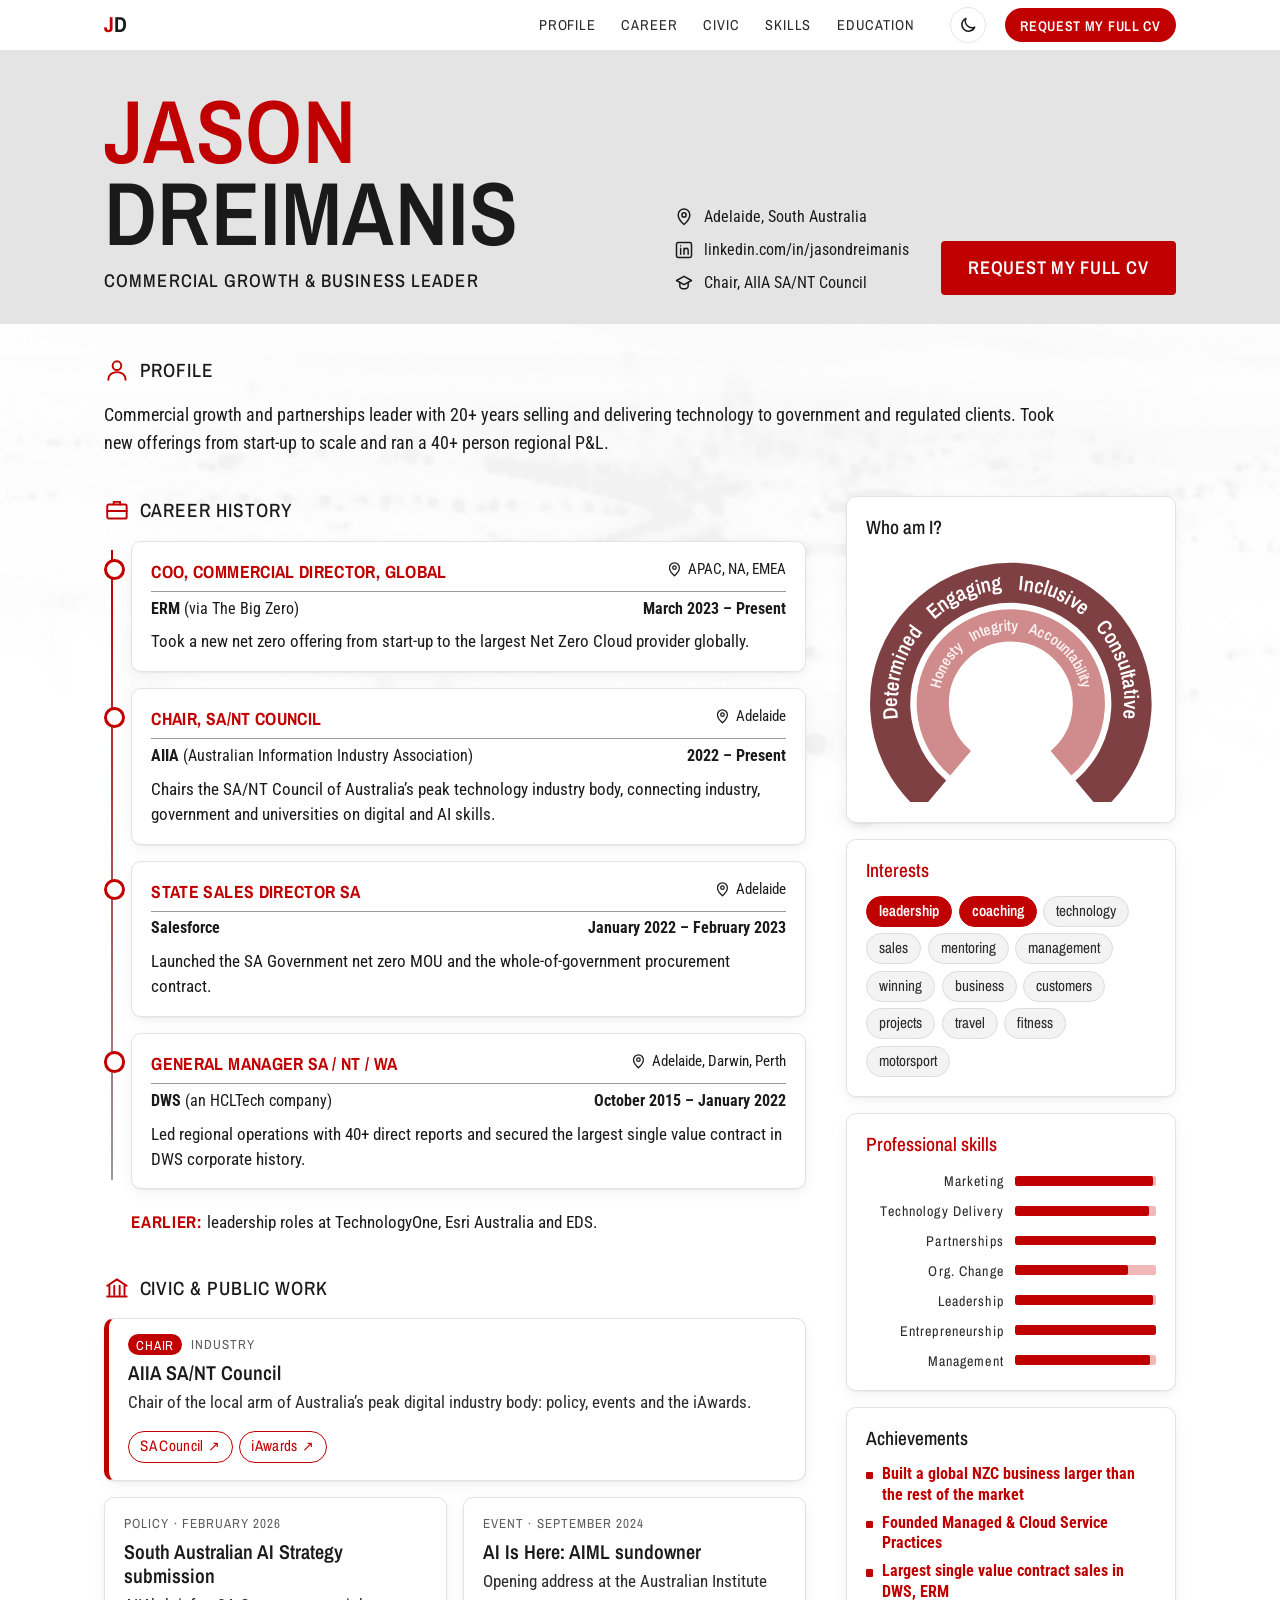
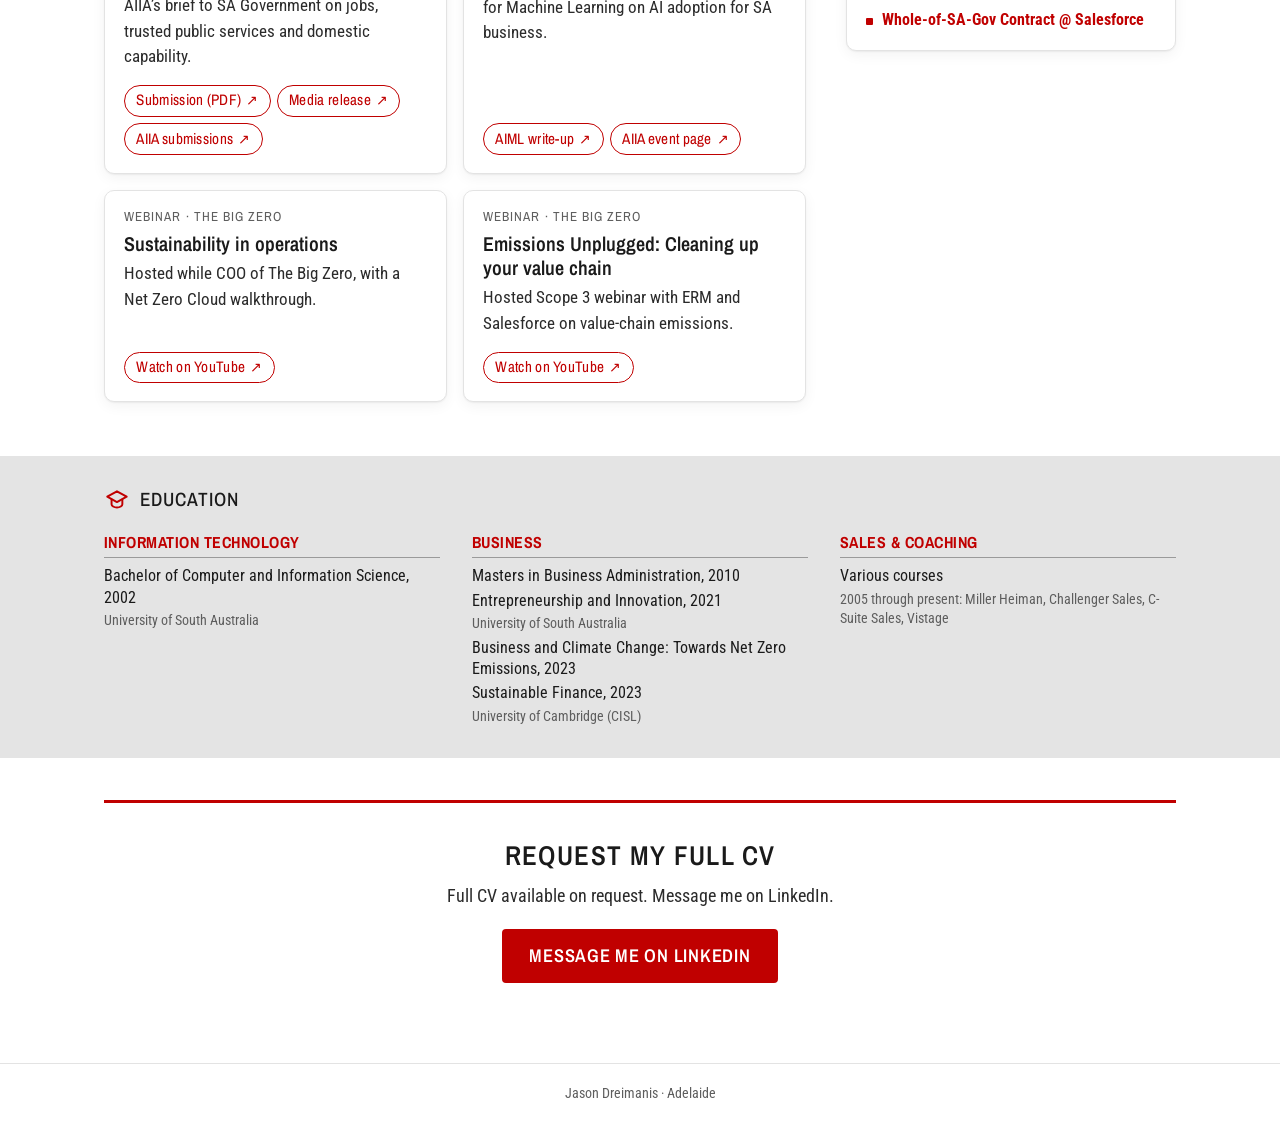
<file: index.html>
<!DOCTYPE html>
<html lang="en-AU">
<head>
  <meta charset="utf-8">
  <meta name="viewport" content="width=device-width, initial-scale=1">
  <title>Jason Dreimanis | Commercial Growth &amp; Business Leader</title>
  <meta name="description" content="Jason Dreimanis, Adelaide. Commercial growth and business leader. Chair, AIIA SA/NT Council. Full CV available on request.">
  <meta name="color-scheme" content="light dark">
  <meta name="theme-color" content="#c00000" media="(prefers-color-scheme: light)">
  <meta name="theme-color" content="#161617" media="(prefers-color-scheme: dark)">
  <link rel="canonical" href="https://jdreimanis.github.io/">
  <meta property="og:type" content="website">
  <meta property="og:site_name" content="Jason Dreimanis">
  <meta property="og:title" content="Jason Dreimanis | Commercial Growth &amp; Business Leader">
  <meta property="og:description" content="Commercial growth and partnerships leader. Chair, AIIA SA/NT Council. Adelaide.">
  <meta property="og:url" content="https://jdreimanis.github.io/">
  <meta property="og:locale" content="en_AU">
  <meta name="twitter:card" content="summary">
  <meta name="twitter:title" content="Jason Dreimanis | Commercial Growth &amp; Business Leader">
  <meta name="twitter:description" content="Commercial growth and partnerships leader. Chair, AIIA SA/NT Council. Adelaide.">
  <link rel="icon" href="data:image/svg+xml,%3Csvg xmlns='http://www.w3.org/2000/svg' viewBox='0 0 64 64'%3E%3Crect width='64' height='64' fill='%23c00000'/%3E%3Ctext x='32' y='45' font-size='34' font-family='Arial Narrow,Arial,sans-serif' font-weight='700' fill='white' text-anchor='middle'%3EJD%3C/text%3E%3C/svg%3E">
  <link rel="preconnect" href="https://fonts.googleapis.com">
  <link rel="preconnect" href="https://fonts.gstatic.com" crossorigin>
  <link href="https://fonts.googleapis.com/css2?family=Archivo+Narrow:wght@400;500;600;700&family=Roboto+Condensed:wght@300;400;700&display=swap" rel="stylesheet">
  <script>
    /* Apply a saved theme before first paint to avoid a flash. No saved choice means follow the device. */
    try { var t = localStorage.getItem("theme"); if (t === "light" || t === "dark") document.documentElement.setAttribute("data-theme", t); } catch (e) {}
  </script>
  <link rel="stylesheet" href="css/style.css?v=2">
  <script type="application/ld+json">
  {"@context":"https://schema.org","@type":"Person","name":"Jason Dreimanis","url":"https://jdreimanis.github.io/","jobTitle":"Commercial Growth & Business Leader","address":{"@type":"PostalAddress","addressLocality":"Adelaide","addressRegion":"SA","addressCountry":"AU"},"sameAs":["https://www.linkedin.com/in/jasondreimanis"]}
  </script>
</head>
<body>
<a class="skip" href="#main">Skip to content</a>

<nav class="nav" aria-label="Sections">
  <div class="nav-inner">
    <a class="brand" href="#top" aria-label="Jason Dreimanis, top of page"><span>J</span>D</a>
    <ul class="nav-links">
      <li><a href="#profile">Profile</a></li>
      <li><a href="#career">Career</a></li>
      <li><a href="#civic">Civic</a></li>
      <li><a href="#skills">Skills</a></li>
      <li><a href="#education">Education</a></li>
    </ul>
    <button class="theme-toggle" type="button" id="theme-toggle" aria-label="Dark mode" aria-pressed="false" hidden>
      <svg class="ico i-moon" viewBox="0 0 24 24" aria-hidden="true"><path d="M20 14.500A8 8 0 0 1 9.500 4a8 8 0 1 0 10.500 10.500z"/></svg>
      <svg class="ico i-sun" viewBox="0 0 24 24" aria-hidden="true"><circle cx="12" cy="12" r="4"/><path d="M12 2.500v2.500M12 19v2.500M2.500 12H5M19 12h2.500M5.200 5.200l1.800 1.800M17 17l1.800 1.800M18.800 5.200L17 7M7 17l-1.800 1.800"/></svg>
    </button>
    <a class="pill-cta" href="https://www.linkedin.com/in/jasondreimanis" target="_blank" rel="noopener">Request my full CV</a>
  </div>
</nav>

<header class="band" id="top">
  <div class="band-inner">
    <div class="name-block">
      <h1><span class="first">JASON</span><span class="last">DREIMANIS</span></h1>
      <p class="tagline">Commercial Growth &amp; Business Leader</p>
    </div>
    <div class="band-right">
      <ul class="contact">
        <li>
          <svg class="ico" viewBox="0 0 24 24" aria-hidden="true"><path d="M12 21s-7-6.2-7-11.5a7 7 0 0 1 14 0C19 14.800 12 21 12 21z"/><circle cx="12" cy="9.500" r="2.500"/></svg>
          Adelaide, South Australia
        </li>
        <li>
          <svg class="ico" viewBox="0 0 24 24" aria-hidden="true"><rect x="3" y="3" width="18" height="18" rx="2"/><path d="M8 10v7M8 7v.01M12 17v-7M12 13c0-2 1.500-3 3-3s2 1 2 3v4"/></svg>
          <a href="https://www.linkedin.com/in/jasondreimanis" target="_blank" rel="noopener">linkedin.com/in/jasondreimanis</a>
        </li>
        <li>
          <svg class="ico" viewBox="0 0 24 24" aria-hidden="true"><path d="M3 9l9-5 9 5-9 5-9-5z"/><path d="M7 11.500V16c0 1.500 2.200 3 5 3s5-1.500 5-3v-4.500"/></svg>
          Chair, AIIA SA/NT Council
        </li>
      </ul>
      <a class="cta" href="https://www.linkedin.com/in/jasondreimanis" target="_blank" rel="noopener">Request my full CV</a>
    </div>
  </div>
</header>

<main class="page" id="main">

  <section id="profile" class="reveal" aria-labelledby="h-profile">
    <h2 class="sec" id="h-profile"><svg class="ico" viewBox="0 0 24 24" aria-hidden="true"><circle cx="12" cy="8" r="4"/><path d="M4 21c0-4.400 3.600-7 8-7s8 2.600 8 7"/></svg>Profile</h2>
    <p class="profile">Commercial growth and partnerships leader with 20+ years selling and delivering technology to government and regulated clients. Took new offerings from start-up to scale and ran a 40+ person regional P&amp;L.</p>
  </section>

  <div class="cols">
    <div class="main-col">

      <section id="career" aria-labelledby="h-career">
        <h2 class="sec" id="h-career"><svg class="ico" viewBox="0 0 24 24" aria-hidden="true"><rect x="3" y="7" width="18" height="13" rx="1.500"/><path d="M9 7V4.500h6V7M3 13h18"/></svg>Career history</h2>
        <ol class="timeline">
          <li class="reveal">
            <article class="card role">
              <div class="role-head">
                <h3>COO, Commercial Director, Global</h3>
                <span class="place"><svg class="ico" viewBox="0 0 24 24" aria-hidden="true"><path d="M12 21s-7-6.2-7-11.5a7 7 0 0 1 14 0C19 14.800 12 21 12 21z"/><circle cx="12" cy="9.500" r="2.500"/></svg>APAC, NA, EMEA</span>
              </div>
              <p class="org-line"><span><strong>ERM</strong> (via The Big Zero)</span> <span class="dates">March 2023 &ndash; Present</span></p>
              <p class="headline">Took a new net zero offering from start-up to the largest Net Zero Cloud provider globally.</p>
            </article>
          </li>
          <li class="reveal">
            <article class="card role">
              <div class="role-head">
                <h3>Chair, SA/NT Council</h3>
                <span class="place"><svg class="ico" viewBox="0 0 24 24" aria-hidden="true"><path d="M12 21s-7-6.2-7-11.5a7 7 0 0 1 14 0C19 14.800 12 21 12 21z"/><circle cx="12" cy="9.500" r="2.500"/></svg>Adelaide</span>
              </div>
              <p class="org-line"><span><strong>AIIA</strong> (Australian Information Industry Association)</span> <span class="dates">2022 &ndash; Present</span></p>
              <p class="headline">Chairs the SA/NT Council of Australia&rsquo;s peak technology industry body, connecting industry, government and universities on digital and AI skills.</p>
            </article>
          </li>
          <li class="reveal">
            <article class="card role">
              <div class="role-head">
                <h3>State Sales Director SA</h3>
                <span class="place"><svg class="ico" viewBox="0 0 24 24" aria-hidden="true"><path d="M12 21s-7-6.2-7-11.5a7 7 0 0 1 14 0C19 14.800 12 21 12 21z"/><circle cx="12" cy="9.500" r="2.500"/></svg>Adelaide</span>
              </div>
              <p class="org-line"><span><strong>Salesforce</strong></span> <span class="dates">January 2022 &ndash; February 2023</span></p>
              <p class="headline">Launched the SA Government net zero MOU and the whole-of-government procurement contract.</p>
            </article>
          </li>
          <li class="reveal">
            <article class="card role">
              <div class="role-head">
                <h3>General Manager SA / NT / WA</h3>
                <span class="place"><svg class="ico" viewBox="0 0 24 24" aria-hidden="true"><path d="M12 21s-7-6.2-7-11.5a7 7 0 0 1 14 0C19 14.800 12 21 12 21z"/><circle cx="12" cy="9.500" r="2.500"/></svg>Adelaide, Darwin, Perth</span>
              </div>
              <p class="org-line"><span><strong>DWS</strong> (an HCLTech company)</span> <span class="dates">October 2015 &ndash; January 2022</span></p>
              <p class="headline">Led regional operations with 40+ direct reports and secured the largest single value contract in DWS corporate history.</p>
            </article>
          </li>
        </ol>
        <p class="earlier"><strong>Earlier:</strong> leadership roles at TechnologyOne, Esri Australia and EDS.</p>
      </section>

      <section id="civic" aria-labelledby="h-civic">
        <h2 class="sec" id="h-civic"><svg class="ico" viewBox="0 0 24 24" aria-hidden="true"><path d="M3 10l9-6 9 6M5 10v8M9.500 10v8M14.500 10v8M19 10v8M3 20h18"/></svg>Civic &amp; public work</h2>
        <div class="tiles">

          <article class="card tile featured reveal">
            <p class="kicker"><span class="badge">Chair</span> Industry</p>
            <h3>AIIA SA/NT Council</h3>
            <p>Chair of the local arm of Australia&rsquo;s peak digital industry body: policy, events and the iAwards.</p>
            <p class="links"><a href="https://aiia.com.au/state-councils/sa-council/" target="_blank" rel="noopener">SA Council<span class="arr" aria-hidden="true"></span></a> <a href="https://aiia.com.au/iawards/" target="_blank" rel="noopener">iAwards<span class="arr" aria-hidden="true"></span></a></p>
          </article>

          <article class="card tile reveal">
            <p class="kicker">Policy &middot; February 2026</p>
            <h3>South Australian AI Strategy submission</h3>
            <p>AIIA&rsquo;s brief to SA Government on jobs, trusted public services and domestic capability.</p>
            <p class="links"><a href="https://aiia.com.au/wp-content/uploads/2026/02/South-Australian-AI-Strategy-Subsmission.pdf" target="_blank" rel="noopener">Submission (PDF)<span class="arr" aria-hidden="true"></span></a> <a href="https://aiia.com.au/wp-content/uploads/2026/02/South-Australia-AI-Strategy-MR.pdf" target="_blank" rel="noopener">Media release<span class="arr" aria-hidden="true"></span></a> <a href="https://aiia.com.au/influence-and-leadership/policy-submissions/" target="_blank" rel="noopener">AIIA submissions<span class="arr" aria-hidden="true"></span></a></p>
          </article>

          <article class="card tile reveal">
            <p class="kicker">Event &middot; September 2024</p>
            <h3>AI Is Here: AIML sundowner</h3>
            <p>Opening address at the Australian Institute for Machine Learning on AI adoption for SA business.</p>
            <p class="links"><a href="https://www.adelaide.edu.au/aiml/events/list/2024/09/australian-information-industry-association-aiia-sa-sundowner-ai-is-here" target="_blank" rel="noopener">AIML write-up<span class="arr" aria-hidden="true"></span></a> <a href="https://aiia.com.au/event/ai-adoption-for-business-sa-sundowner/" target="_blank" rel="noopener">AIIA event page<span class="arr" aria-hidden="true"></span></a></p>
          </article>

          <article class="card tile reveal">
            <p class="kicker">Webinar &middot; The Big Zero</p>
            <h3>Sustainability in operations</h3>
            <p>Hosted while COO of The Big Zero, with a Net Zero Cloud walkthrough.</p>
            <p class="links"><a href="https://youtu.be/v5usQ4VJPlI" target="_blank" rel="noopener">Watch on YouTube<span class="arr" aria-hidden="true"></span></a></p>
          </article>

          <article class="card tile reveal">
            <p class="kicker">Webinar &middot; The Big Zero</p>
            <h3>Emissions Unplugged: Cleaning up your value chain</h3>
            <p>Hosted Scope 3 webinar with ERM and Salesforce on value-chain emissions.</p>
            <p class="links"><a href="https://youtu.be/Fd_spWJepVM" target="_blank" rel="noopener">Watch on YouTube<span class="arr" aria-hidden="true"></span></a></p>
          </article>

        </div>
      </section>
    </div>

    <aside class="side" id="skills" aria-label="Strengths">

      <section class="card panel reveal">
        <h2 class="side-h">Who am I?</h2>
        <svg class="donut" viewBox="0 0 360 310" role="img" aria-label="Values: Determined, Engaging, Inclusive, Consultative, Honesty, Integrity, Accountability">
          <defs>
            <path id="arc-outer" d="M 89.4 295.0 A 141 141 0 1 1 270.6 295.0"/>
            <path id="arc-inner" d="M 122.1 255.9 A 90 90 0 1 1 237.9 255.9"/>
          </defs>
          <path d="M 83.6 301.9 A 150 150 0 1 1 276.4 301.9" class="ring ring-outer"/>
          <path d="M 117.6 261.3 A 97 97 0 1 1 242.4 261.3" class="ring ring-inner"/>
          <text class="ring-text t-outer"><textPath href="#arc-outer" startOffset="50%" text-anchor="middle" word-spacing="14">Determined Engaging Inclusive Consultative</textPath></text>
          <text class="ring-text t-inner"><textPath href="#arc-inner" startOffset="50%" text-anchor="middle" word-spacing="10">Honesty Integrity Accountability</textPath></text>
        </svg>
      </section>

      <section class="card panel reveal">
        <h2 class="side-h accent">Interests</h2>
        <ul class="pills" aria-label="Interests">
          <li class="hot">leadership</li><li class="hot">coaching</li><li>technology</li><li>sales</li><li>mentoring</li><li>management</li><li>winning</li><li>business</li><li>customers</li><li>projects</li><li>travel</li><li>fitness</li><li>motorsport</li>
        </ul>
      </section>

      <section class="card panel reveal">
        <h2 class="side-h accent">Professional skills</h2>
        <ul class="skills">
          <li><span class="lbl">Marketing</span><span class="track"><span class="bar" style="width:98%"></span></span></li>
          <li><span class="lbl">Technology Delivery</span><span class="track"><span class="bar" style="width:95%"></span></span></li>
          <li><span class="lbl">Partnerships</span><span class="track"><span class="bar" style="width:100%"></span></span></li>
          <li><span class="lbl">Org. Change</span><span class="track"><span class="bar" style="width:80%"></span></span></li>
          <li><span class="lbl">Leadership</span><span class="track"><span class="bar" style="width:98%"></span></span></li>
          <li><span class="lbl">Entrepreneurship</span><span class="track"><span class="bar" style="width:100%"></span></span></li>
          <li><span class="lbl">Management</span><span class="track"><span class="bar" style="width:96%"></span></span></li>
        </ul>
      </section>

      <section class="card panel reveal">
        <h2 class="side-h">Achievements</h2>
        <ul class="ach">
          <li>Built a global NZC business larger than the rest of the market</li>
          <li>Founded Managed &amp; Cloud Service Practices</li>
          <li>Largest single value contract sales in DWS, ERM</li>
          <li>Whole-of-SA-Gov Contract @ Salesforce</li>
        </ul>
      </section>

    </aside>
  </div>

  <section id="education" class="edu reveal" aria-labelledby="h-edu">
    <h2 class="sec" id="h-edu"><svg class="ico" viewBox="0 0 24 24" aria-hidden="true"><path d="M3 9l9-5 9 5-9 5-9-5z"/><path d="M7 11.500V16c0 1.500 2.200 3 5 3s5-1.500 5-3v-4.500"/></svg>Education</h2>
    <div class="edu-grid">
      <div>
        <h3>Information Technology</h3>
        <p>Bachelor of Computer and Information Science, 2002</p>
        <p class="meta">University of South Australia</p>
      </div>
      <div>
        <h3>Business</h3>
        <p>Masters in Business Administration, 2010</p>
        <p>Entrepreneurship and Innovation, 2021</p>
        <p class="meta">University of South Australia</p>
        <p>Business and Climate Change: Towards Net Zero Emissions, 2023</p>
        <p>Sustainable Finance, 2023</p>
        <p class="meta">University of Cambridge (CISL)</p>
      </div>
      <div>
        <h3>Sales &amp; Coaching</h3>
        <p>Various courses</p>
        <p class="meta">2005 through present: Miller Heiman, Challenger Sales, C-Suite Sales, Vistage</p>
      </div>
    </div>
  </section>

  <section class="find reveal" aria-labelledby="h-find">
    <h2 class="find-h" id="h-find">Request my full CV</h2>
    <p class="find-t">Full CV available on request. Message me on LinkedIn.</p>
    <a class="cta" href="https://www.linkedin.com/in/jasondreimanis" target="_blank" rel="noopener">Message me on LinkedIn</a>
  </section>

</main>

<footer class="foot">Jason Dreimanis &middot; Adelaide</footer>

<script>
  (function () {
    var root = document.documentElement, btn = document.getElementById("theme-toggle");
    if (!btn) return;
    var mq = window.matchMedia("(prefers-color-scheme: dark)");
    function saved() { try { var t = localStorage.getItem("theme"); return t === "light" || t === "dark" ? t : null; } catch (e) { return null; } }
    function isDark() { var a = root.getAttribute("data-theme"); return a ? a === "dark" : mq.matches; }
    function sync() { btn.setAttribute("aria-pressed", String(isDark())); }
    btn.hidden = false; sync();
    btn.addEventListener("click", function () {
      var next = isDark() ? "light" : "dark";
      root.setAttribute("data-theme", next);
      try { localStorage.setItem("theme", next); } catch (e) {}
      sync();
    });
    (mq.addEventListener ? mq.addEventListener.bind(mq, "change") : mq.addListener.bind(mq))(function () { if (!saved()) sync(); });
  })();
</script>
</body>
</html>
</file>
<file: css/style.css>
/* Jason Dreimanis: CV-inspired, single page, vanilla CSS. */
:root {
  color-scheme: light dark;
  --red: #c00000;
  --red-text: #c00000;
  --red-hover: #9c0000;
  --ink: #1a1a1a;
  --text: #2b2b2b;
  --muted: #5e5e5e;
  --page: #ffffff;
  --band: #e4e4e4;
  --card: #ffffff;
  --card-line: #e3e3e3;
  --rule: #9a9a9a;
  --track: #f0b8b8;
  --maroon: #7f4043;
  --rose: #d08c8c;
  --pill: #f3f3f3;
  --pill-line: #dcdcdc;
  --shadow: 0 1px 2px rgba(0,0,0,.06), 0 4px 14px rgba(0,0,0,.05);
  --shadow-hover: 0 2px 4px rgba(0,0,0,.08), 0 10px 26px rgba(0,0,0,.12);
  --nav-bg: rgba(255,255,255,.88);
  --bg-img-invert: 0;
  --bg-img-opacity: .05;
  --head: "Archivo Narrow", "Franklin Gothic Medium Cond", "Arial Narrow", "Roboto Condensed", sans-serif;
  --body: "Roboto Condensed", "Arial Narrow", Arial, sans-serif;
}
/* Dark theme: explicit override via [data-theme="dark"], or the device setting when no override is saved. */
:root[data-theme="dark"] {
  color-scheme: dark;
  --red-text: #ff6b6b;
  --red-hover: #e00000;
  --ink: #f2f2f2;
  --text: #dcdcdc;
  --muted: #a9a9a9;
  --page: #141415;
  --band: #232325;
  --card: #1c1c1e;
  --card-line: #2e2e31;
  --rule: #5a5a5e;
  --track: #4a2a2a;
  --maroon: #7f4043;
  --rose: #b97676;
  --pill: #232326;
  --pill-line: #3a3a3e;
  --shadow: 0 1px 2px rgba(0,0,0,.4), 0 4px 14px rgba(0,0,0,.3);
  --shadow-hover: 0 2px 4px rgba(0,0,0,.5), 0 10px 26px rgba(0,0,0,.55);
  --nav-bg: rgba(20,20,21,.88);
  --bg-img-invert: 1;
  --bg-img-opacity: .035;
}
@media (prefers-color-scheme: dark) {
  :root:not([data-theme="light"]) {
    --red-text: #ff6b6b;
    --red-hover: #e00000;
    --ink: #f2f2f2;
    --text: #dcdcdc;
    --muted: #a9a9a9;
    --page: #141415;
    --band: #232325;
    --card: #1c1c1e;
    --card-line: #2e2e31;
    --rule: #5a5a5e;
    --track: #4a2a2a;
    --maroon: #7f4043;
    --rose: #b97676;
    --pill: #232326;
    --pill-line: #3a3a3e;
    --shadow: 0 1px 2px rgba(0,0,0,.4), 0 4px 14px rgba(0,0,0,.3);
    --shadow-hover: 0 2px 4px rgba(0,0,0,.5), 0 10px 26px rgba(0,0,0,.55);
    --nav-bg: rgba(20,20,21,.88);
    --bg-img-invert: 1;
    --bg-img-opacity: .035;
  }
}
:root[data-theme="light"] { color-scheme: light; }

* { box-sizing: border-box; margin: 0; padding: 0; }
html { scroll-behavior: smooth; background: var(--page); scroll-padding-top: 4.2rem; }
/* Very faint Adelaide skyline, fixed behind everything. Decorative only, never behind text at any real strength. */
body::before {
  content: ""; position: fixed; inset: 0; z-index: -1; pointer-events: none;
  background: url("../assets/bg-adelaide-grey.jpg") center bottom / cover no-repeat;
  opacity: var(--bg-img-opacity);
  filter: invert(var(--bg-img-invert));
  -webkit-mask-image: linear-gradient(180deg, transparent 0%, #000 55%, #000 100%);
  mask-image: linear-gradient(180deg, transparent 0%, #000 55%, #000 100%);
}
body {
  font-family: var(--body); font-weight: 400; font-size: 1.0625rem; line-height: 1.5;
  color: var(--text); background: transparent;
  -webkit-font-smoothing: antialiased;
}
a { color: var(--red-text); text-decoration: none; }
a:hover { text-decoration: underline; }
:focus-visible { outline: 3px solid var(--red-text); outline-offset: 3px; border-radius: 2px; }
.skip { position: absolute; left: -999px; top: 0; background: var(--red); color: #fff; padding: .6rem 1rem; z-index: 100; }
.skip:focus { left: .5rem; top: .5rem; }
.ico { width: 1.1em; height: 1.1em; fill: none; stroke: currentColor; stroke-width: 1.8; stroke-linecap: round; stroke-linejoin: round; flex: none; }

/* Sticky slim nav */
.nav { position: sticky; top: 0; z-index: 50; background: var(--nav-bg); backdrop-filter: saturate(1.4) blur(10px); -webkit-backdrop-filter: saturate(1.4) blur(10px); border-bottom: 1px solid var(--card-line); }
.nav-inner { max-width: 1120px; margin: 0 auto; padding: .45rem 1.5rem; display: flex; align-items: center; gap: 1.2rem; min-height: 3rem; }
.brand { font-family: var(--head); font-weight: 700; font-size: 1.35rem; letter-spacing: .02em; color: var(--ink); line-height: 1; }
.brand span { color: var(--red-text); }
.brand:hover { text-decoration: none; }
.nav-links { list-style: none; display: flex; gap: .2rem; margin-left: auto; overflow-x: auto; scrollbar-width: none; }
.nav-links::-webkit-scrollbar { display: none; }
.nav-links a { display: block; padding: .35rem .7rem; font-family: var(--head); text-transform: uppercase; letter-spacing: .06em; font-size: .9rem; color: var(--text); border-radius: 999px; white-space: nowrap; }
.nav-links a:hover { background: var(--pill); color: var(--red-text); text-decoration: none; }
.theme-toggle { margin-left: auto; display: inline-flex; align-items: center; justify-content: center; width: 2.25rem; height: 2.25rem; padding: 0; border-radius: 50%; border: 1px solid var(--card-line); background: transparent; color: var(--ink); cursor: pointer; transition: background .2s, color .2s, border-color .2s; }
.theme-toggle[hidden] { display: none; }
.theme-toggle:hover { background: var(--pill); color: var(--red-text); border-color: var(--red-text); }
.theme-toggle .ico { width: 1.25rem; height: 1.25rem; }
.theme-toggle .i-sun { display: none; }
.theme-toggle[aria-pressed="true"] .i-sun { display: block; }
.theme-toggle[aria-pressed="true"] .i-moon { display: none; }
.nav-links + .theme-toggle { margin-left: .3rem; }
.pill-cta { font-family: var(--head); font-weight: 600; text-transform: uppercase; letter-spacing: .05em; font-size: .88rem; background: var(--red); color: #fff; padding: .4rem .95rem; border-radius: 999px; white-space: nowrap; transition: background .2s, transform .2s; }
.pill-cta:hover { background: var(--red-hover); color: #fff; text-decoration: none; transform: translateY(-1px); }

/* Header band */
.band { background: var(--band); }
.band-inner { max-width: 1120px; margin: 0 auto; padding: 2.4rem 1.5rem 1.8rem; display: flex; flex-wrap: wrap; align-items: flex-end; justify-content: space-between; gap: 1.4rem 2rem; }
h1 { font-family: var(--head); font-weight: 600; line-height: .92; font-size: clamp(3.4rem, 10vw, 5.6rem); letter-spacing: .005em; }
h1 span { display: block; }
h1 .first { color: var(--red-text); }
h1 .last { color: var(--ink); }
.tagline { margin-top: .8rem; font-family: var(--head); font-weight: 500; text-transform: uppercase; letter-spacing: .06em; font-size: clamp(.95rem, 2.4vw, 1.15rem); color: var(--ink); }
.band-right { display: flex; flex-wrap: wrap; align-items: flex-end; gap: 1.2rem 2rem; }
.contact { list-style: none; display: grid; gap: .55rem; font-size: 1rem; color: var(--ink); }
.contact li { display: flex; align-items: center; gap: .6rem; }
.contact .ico { width: 1.25em; height: 1.25em; }
.contact a { color: var(--ink); }
.contact a:hover { color: var(--red-text); }

.cta { display: inline-block; font-family: var(--head); font-weight: 600; font-size: 1.15rem; letter-spacing: .04em; text-transform: uppercase; color: #fff; background: var(--red); padding: .7rem 1.6rem; border: 2px solid var(--red); border-radius: 4px; white-space: nowrap; transition: background .2s, color .2s, transform .2s, box-shadow .2s; }
.cta:hover { background: var(--red-hover); border-color: var(--red-hover); color: #fff; text-decoration: none; transform: translateY(-2px); box-shadow: 0 8px 18px rgba(192,0,0,.25); }

/* Layout */
.page { max-width: 1120px; margin: 0 auto; padding: 2rem 1.5rem 3rem; }
.cols { display: grid; grid-template-columns: minmax(0, 1fr); gap: 2.5rem; margin-top: 2rem; }
@media (min-width: 900px) { .cols { grid-template-columns: minmax(0, 1fr) 330px; gap: 2.5rem; align-items: start; } }
section { margin-bottom: 2.4rem; }
h2.sec { display: flex; align-items: center; gap: .6rem; font-family: var(--head); font-weight: 500; text-transform: uppercase; letter-spacing: .05em; font-size: 1.2rem; color: var(--ink); margin-bottom: 1rem; }
h2.sec .ico { width: 1.35em; height: 1.35em; color: var(--red-text); }
.profile { font-size: 1.15rem; line-height: 1.55; max-width: 60rem; color: var(--ink); }

/* Cards */
.card { background: var(--card); border: 1px solid var(--card-line); border-radius: 10px; box-shadow: var(--shadow); transition: transform .2s ease, box-shadow .2s ease, border-color .2s ease; }
.card:hover { transform: translateY(-2px); box-shadow: var(--shadow-hover); }

/* Vertical timeline */
.timeline { list-style: none; position: relative; padding-left: 1.7rem; }
.timeline::before { content: ""; position: absolute; left: .45rem; top: .6rem; bottom: .6rem; width: 2px; background: linear-gradient(var(--red), var(--rule)); }
.timeline > li { position: relative; margin-bottom: 1rem; }
.timeline > li::before { content: ""; position: absolute; left: -1.7rem; top: 1.15rem; width: .95rem; height: .95rem; border-radius: 50%; background: var(--page); border: 3px solid var(--red); }
.role { padding: 1rem 1.2rem 1.05rem; }
.role-head { display: flex; flex-wrap: wrap; align-items: baseline; justify-content: space-between; gap: .2rem 1rem; }
.role h3 { font-family: var(--head); font-weight: 700; text-transform: uppercase; letter-spacing: .02em; font-size: 1.1rem; color: var(--red-text); }
.place { display: inline-flex; align-items: center; gap: .3rem; color: var(--ink); font-size: .96rem; }
.org-line { display: flex; flex-wrap: wrap; justify-content: space-between; gap: .1rem 1rem; border-top: 1px solid var(--rule); margin-top: .35rem; padding-top: .3rem; margin-bottom: .55rem; color: var(--ink); font-size: 1rem; }
.org-line .dates { font-weight: 700; }
.headline { font-size: 1.08rem; line-height: 1.45; color: var(--ink); }
.earlier { margin-top: 1.2rem; padding-left: 1.7rem; color: var(--ink); }
.earlier strong { font-family: var(--head); text-transform: uppercase; letter-spacing: .04em; color: var(--red-text); }

/* Civic tiles */
.tiles { display: grid; grid-template-columns: 1fr; gap: 1rem; }
@media (min-width: 640px) { .tiles { grid-template-columns: 1fr 1fr; } .tile.featured { grid-column: 1 / -1; } }
.tile { padding: 1rem 1.2rem 1.1rem; display: flex; flex-direction: column; gap: .35rem; }
.tile.featured { border-left: 5px solid var(--red); }
.tile h3 { font-family: var(--head); font-weight: 600; font-size: 1.25rem; line-height: 1.2; color: var(--ink); }
.tile p { margin: 0; }
.kicker { font-family: var(--head); text-transform: uppercase; letter-spacing: .08em; font-size: .82rem; color: var(--muted); }
.badge { background: var(--red); color: #fff; padding: .1rem .5rem; border-radius: 999px; margin-right: .3rem; letter-spacing: .06em; }
.links { margin-top: auto !important; padding-top: .6rem; display: flex; flex-wrap: wrap; gap: .4rem; }
.links a { display: inline-flex; align-items: center; gap: .3rem; font-family: var(--head); font-size: .95rem; letter-spacing: .02em; padding: .22rem .7rem; border: 1px solid var(--red-text); border-radius: 999px; color: var(--red-text); transition: background .15s, color .15s; }
.links a:hover { background: var(--red); border-color: var(--red); color: #fff; text-decoration: none; }
.arr::after { content: "\2197"; font-size: .9em; }

/* Sidebar panels */
.side { display: grid; gap: 1rem; }
.side section { margin: 0; }
.panel { padding: 1rem 1.2rem 1.2rem; }
.side-h { font-family: var(--head); font-weight: 500; font-size: 1.2rem; color: var(--ink); margin-bottom: .7rem; }
.side-h.accent { color: var(--red-text); }
.donut { width: 100%; max-width: 300px; height: auto; display: block; margin: 0 auto; }
.ring { fill: none; }
.ring-outer { stroke: var(--maroon); stroke-width: 50; }
.ring-inner { stroke: var(--rose); stroke-width: 40; }
.ring-text { fill: #fff; font-family: var(--head); font-weight: 600; }
.t-outer { font-size: 26px; }
.t-inner { font-size: 19px; fill: #fbf1f1; }
@media (prefers-color-scheme: dark) { :root:not([data-theme="light"]) .t-inner { fill: #2a1414; } }
:root[data-theme="dark"] .t-inner { fill: #2a1414; }

.pills { list-style: none; display: flex; flex-wrap: wrap; gap: .4rem; }
.pills li { font-family: var(--head); font-size: .95rem; padding: .2rem .75rem; border-radius: 999px; background: var(--pill); border: 1px solid var(--pill-line); color: var(--text); }
.pills li.hot { background: var(--red); border-color: var(--red); color: #fff; font-weight: 600; }

.skills { list-style: none; }
.skills li { display: grid; grid-template-columns: 8.6rem 1fr; align-items: center; gap: .7rem; margin-bottom: .55rem; }
.skills li:last-child { margin-bottom: 0; }
.skills .lbl { text-align: right; font-size: .88rem; white-space: nowrap; letter-spacing: .08em; color: var(--text); font-family: var(--head); }
.track { display: block; height: .62rem; background: var(--track); border-radius: 2px; overflow: hidden; }
.bar { display: block; height: 100%; background: var(--red); border-radius: 2px; }

.ach { list-style: none; }
.ach li { margin-bottom: .45rem; padding-left: 1rem; position: relative; font-size: 1rem; line-height: 1.3; color: var(--red-text); font-weight: 700; }
.ach li:last-child { margin-bottom: 0; }
.ach li::before { content: ""; position: absolute; left: 0; top: .5em; width: .45rem; height: .45rem; background: var(--red); border-radius: 1px; }

/* Education band (full bleed) */
.edu { background: var(--band); margin: 1rem calc(50% - 50vw) 0; padding: 1.8rem calc(50vw - 50%); }
.edu-grid { display: grid; grid-template-columns: repeat(auto-fit, minmax(230px, 1fr)); gap: 1.4rem 2rem; }
.edu h3 { font-family: var(--head); text-transform: uppercase; letter-spacing: .03em; font-size: 1rem; color: var(--red-text); border-bottom: 1px solid var(--rule); padding-bottom: .2rem; margin-bottom: .45rem; }
.edu p { font-size: .98rem; line-height: 1.35; margin-bottom: .2rem; color: var(--ink); }
.edu .meta { color: var(--muted); font-size: .9rem; }

.find { text-align: center; margin: 2.6rem 0 0; padding: 2rem 1rem; border-top: 3px solid var(--red); }
.find-h { font-family: var(--head); font-weight: 600; text-transform: uppercase; letter-spacing: .05em; font-size: 1.7rem; color: var(--ink); margin-bottom: .4rem; }
.find-t { font-size: 1.15rem; margin-bottom: 1.2rem; }
.foot { text-align: center; font-size: .88rem; color: var(--muted); padding: 1.2rem 1rem 2rem; border-top: 1px solid var(--card-line); }

/* Scroll reveal, pure CSS. Content is visible by default if unsupported. */
@keyframes rise { from { opacity: 0; transform: translateY(18px); } to { opacity: 1; transform: none; } }
@supports (animation-timeline: view()) {
  .reveal { animation: rise linear both; animation-timeline: view(); animation-range: entry 0% entry 30%; }
}
@media (prefers-reduced-motion: reduce) {
  html { scroll-behavior: auto; }
  .reveal { animation: none !important; }
  .card, .cta, .pill-cta, .links a, .theme-toggle { transition: none; }
  .card:hover, .cta:hover, .pill-cta:hover { transform: none; }
}

@media (max-width: 720px) { .nav-links { display: none; } .nav-links + .theme-toggle { margin-left: auto; } }
@media (max-width: 560px) {
  body { font-size: 1rem; }
  .band-inner { padding-top: 1.8rem; }
  .skills li { grid-template-columns: 8.4rem 1fr; gap: .5rem; }
  .role-head, .org-line { flex-direction: column; }
  .nav-inner { padding: .4rem 1rem; }
  .page { padding-left: 1rem; padding-right: 1rem; }
}
</file>
